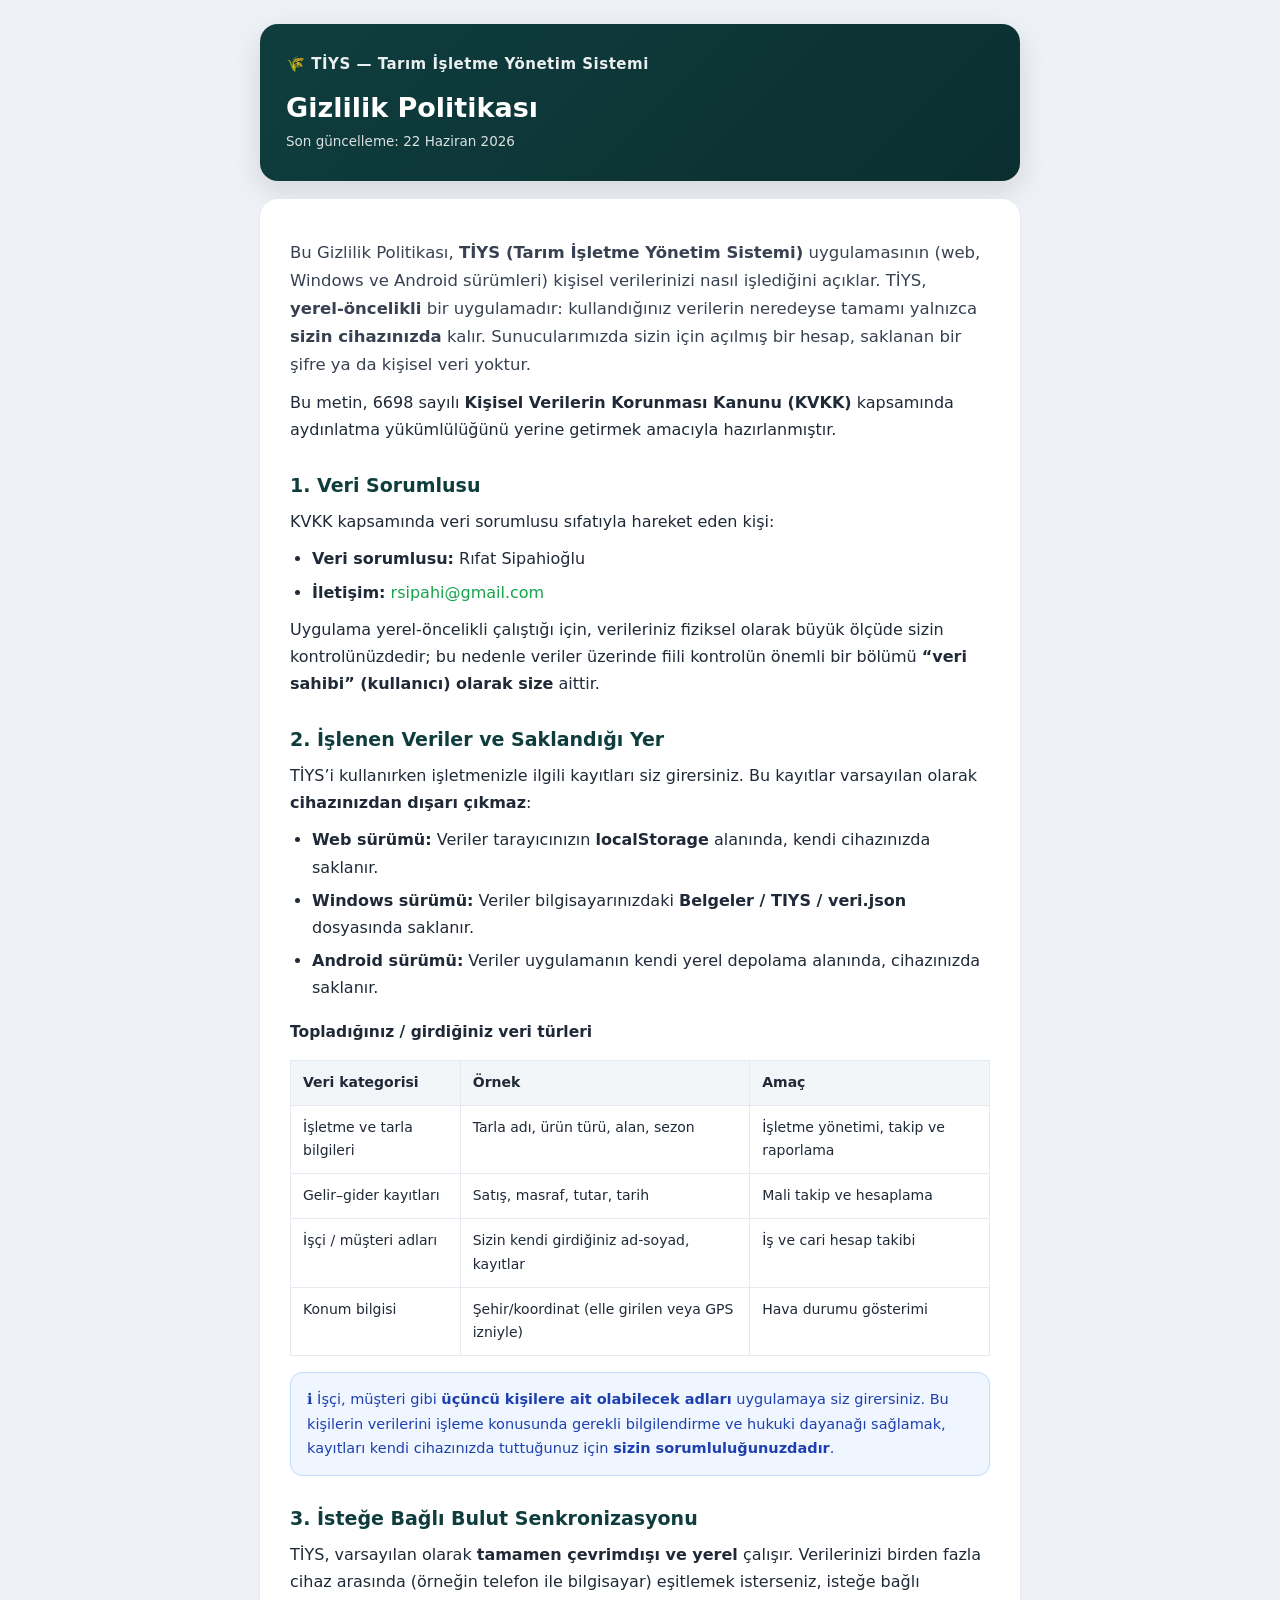
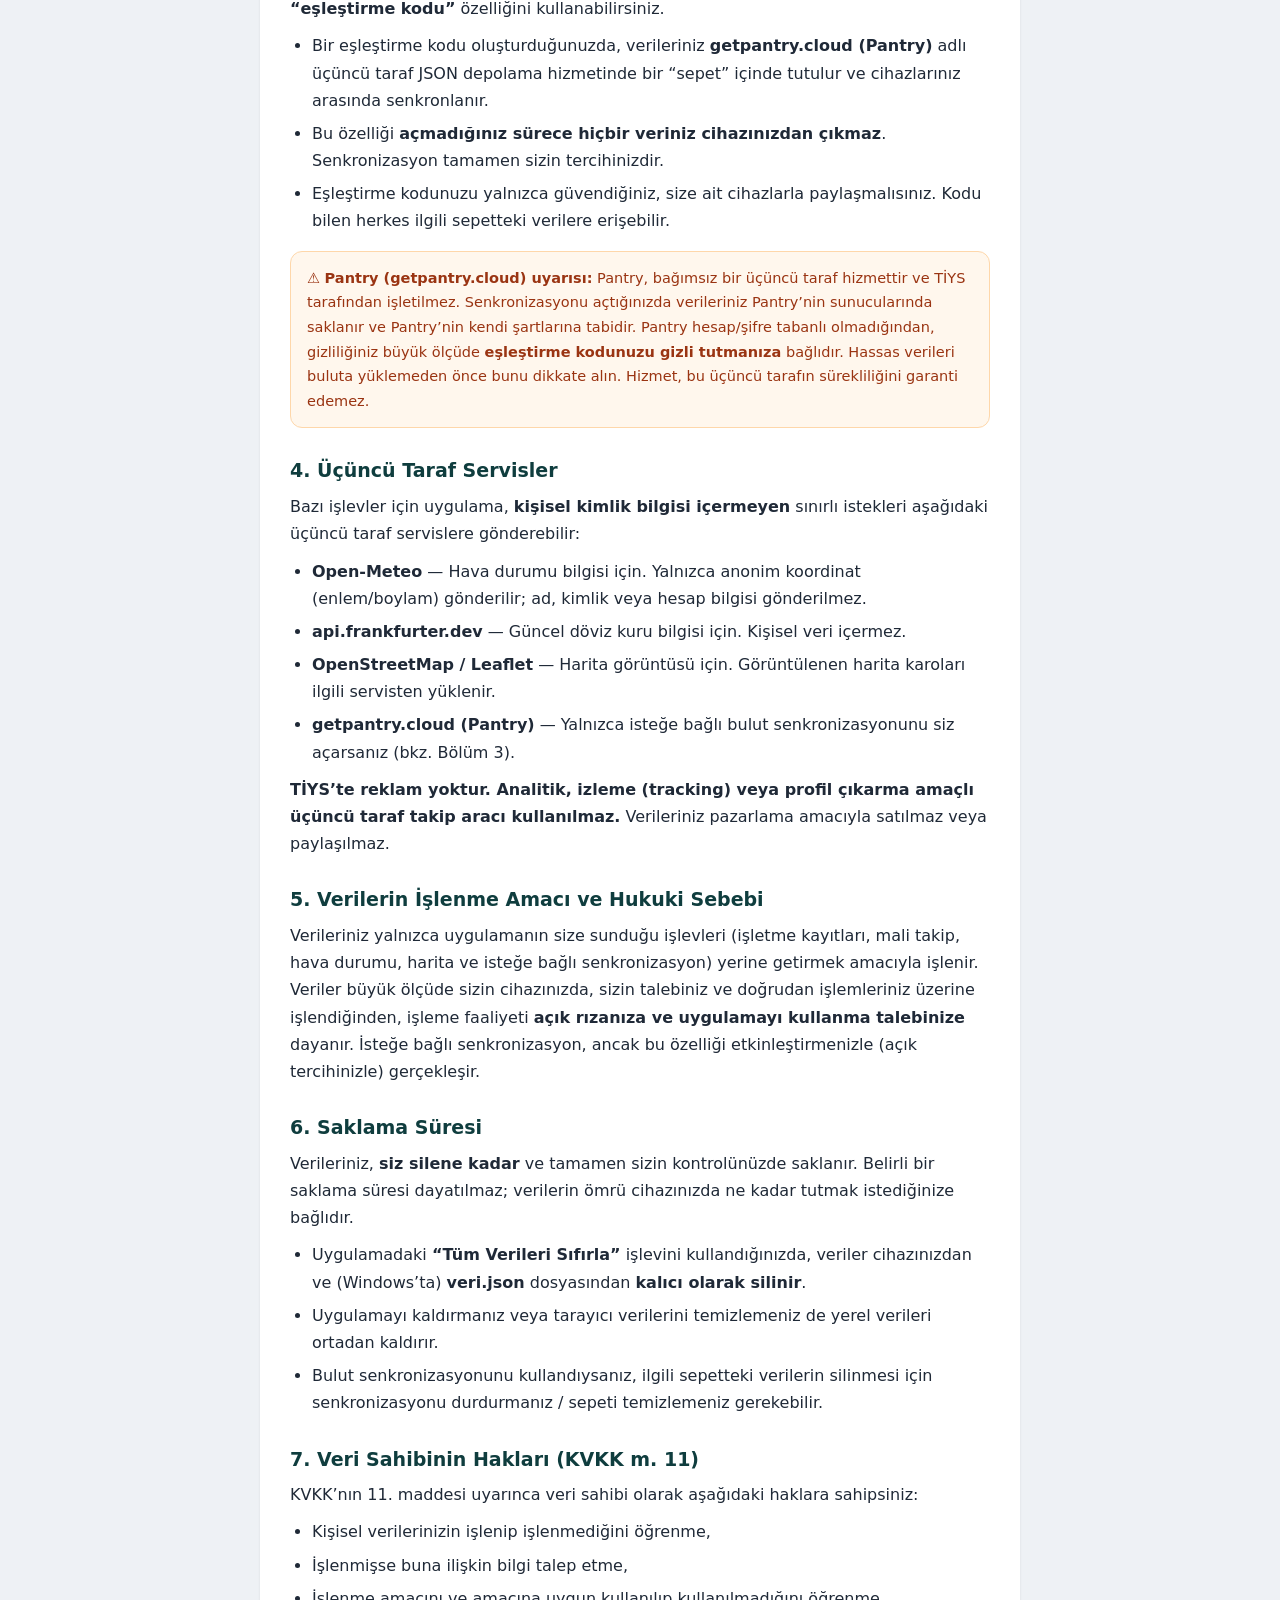
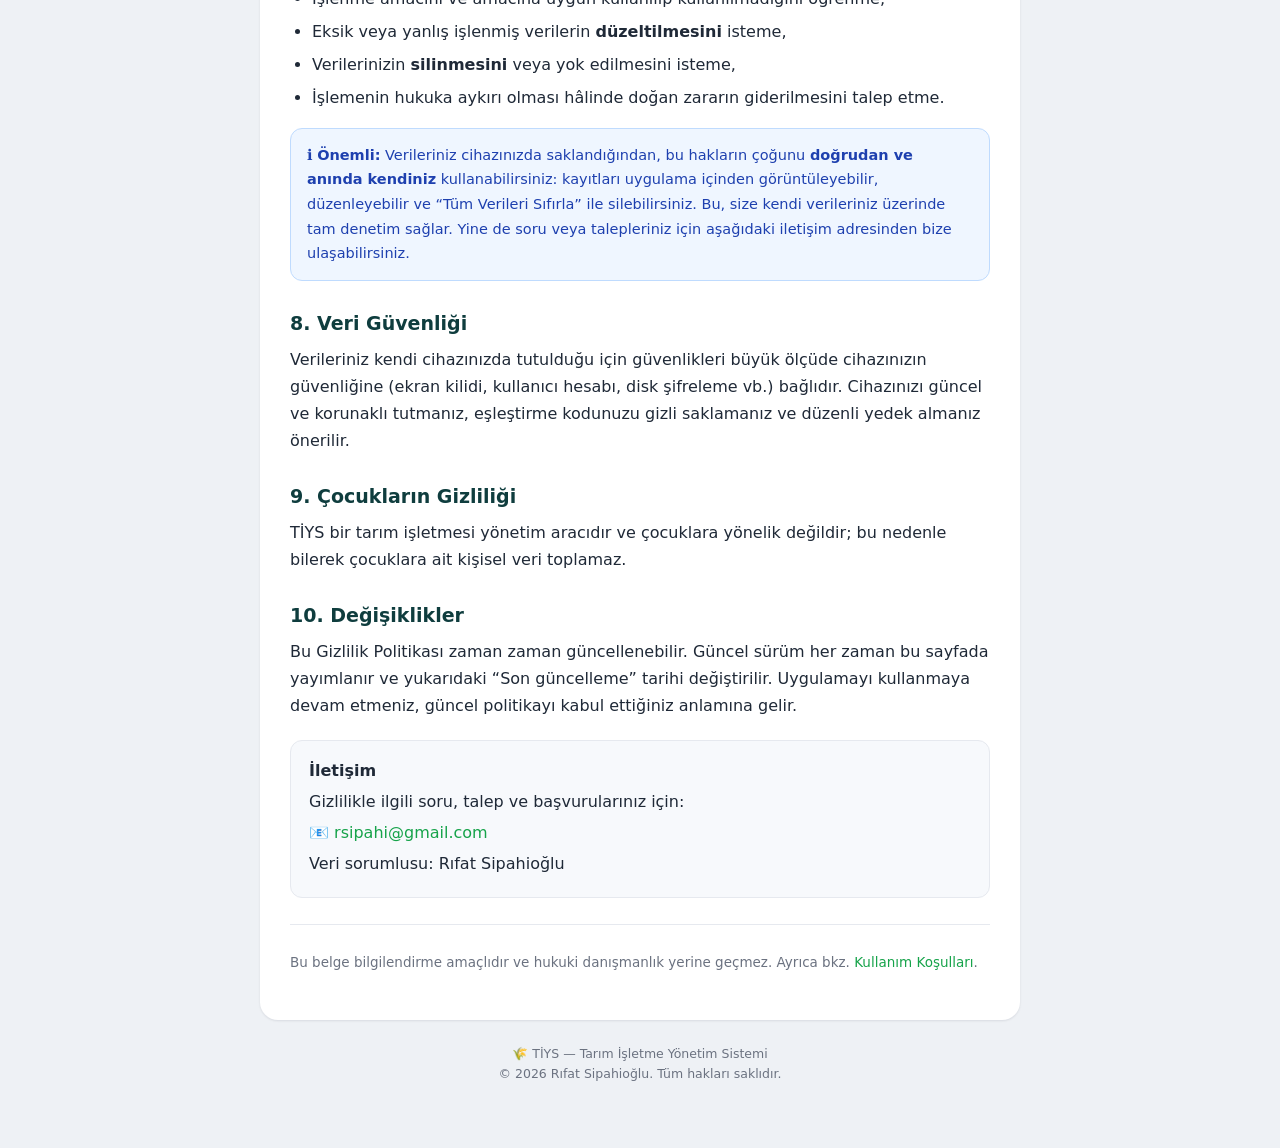
<file: gizlilik.html>
<!DOCTYPE html>
<html lang="tr">
<head>
<meta charset="UTF-8">
<meta name="viewport" content="width=device-width, initial-scale=1.0">
<title>Gizlilik Politikası — TİYS</title>
<style>
  :root{
    --ink:#1f2937; --muted:#6b7280; --line:#e6e9ef; --bg:#eef1f5;
    --green:#0f3d3e; --green-2:#16a34a; --panel:#ffffff;
    --note-bg:#fff7ed; --note-line:#fed7aa; --note-ink:#9a3412;
    --info-bg:#eff6ff; --info-line:#bfdbfe; --info-ink:#1e40af;
  }
  *{box-sizing:border-box}
  html,body{margin:0}
  body{
    font-family:-apple-system,"Segoe UI",Roboto,Inter,system-ui,sans-serif;
    background:var(--bg); color:var(--ink); line-height:1.7; font-size:16px;
    -webkit-font-smoothing:antialiased; padding:24px 16px 64px;
  }
  .wrap{max-width:760px; margin:0 auto}
  header{
    background:linear-gradient(135deg,var(--green),#0b2f30);
    color:#fff; border-radius:18px; padding:28px 26px; box-shadow:0 10px 30px rgba(16,24,40,.12);
  }
  header .brand{display:flex; align-items:center; gap:12px; font-size:15px; opacity:.92; font-weight:600; letter-spacing:.5px}
  header h1{margin:14px 0 6px; font-size:27px; line-height:1.2}
  header .sub{font-size:13.5px; opacity:.85}
  main{
    background:var(--panel); border-radius:18px; margin-top:18px;
    padding:30px 30px 36px; box-shadow:0 1px 3px rgba(16,24,40,.06),0 1px 2px rgba(16,24,40,.04);
  }
  h2{font-size:19px; margin:30px 0 10px; color:var(--green); line-height:1.3}
  h2:first-child{margin-top:4px}
  h3{font-size:15.5px; margin:18px 0 6px}
  p{margin:10px 0}
  ul,ol{margin:10px 0; padding-left:22px}
  li{margin:6px 0}
  a{color:var(--green-2); text-decoration:none}
  a:hover{text-decoration:underline}
  strong{font-weight:700}
  .lead{font-size:16.5px; color:#374151}
  .note{
    background:var(--note-bg); border:1px solid var(--note-line); color:var(--note-ink);
    border-radius:12px; padding:14px 16px; margin:16px 0; font-size:14.5px;
  }
  .note strong{color:var(--note-ink)}
  .info{
    background:var(--info-bg); border:1px solid var(--info-line); color:var(--info-ink);
    border-radius:12px; padding:14px 16px; margin:16px 0; font-size:14.5px;
  }
  table{width:100%; border-collapse:collapse; margin:14px 0; font-size:14px}
  th,td{border:1px solid var(--line); padding:10px 12px; text-align:left; vertical-align:top}
  th{background:#f3f6f9; font-weight:700}
  .contact{
    background:#f7f9fc; border:1px solid var(--line); border-radius:12px;
    padding:16px 18px; margin-top:20px;
  }
  .contact div{margin:4px 0}
  footer{text-align:center; color:var(--muted); font-size:12.5px; margin-top:24px; line-height:1.6}
  hr{border:0; border-top:1px solid var(--line); margin:26px 0}
  @media(max-width:560px){
    body{padding:16px 10px 48px}
    header,main{padding-left:20px; padding-right:20px}
    header h1{font-size:23px}
  }
</style>
</head>
<body>
<div class="wrap">
  <header>
    <div class="brand">🌾 TİYS — Tarım İşletme Yönetim Sistemi</div>
    <h1>Gizlilik Politikası</h1>
    <div class="sub">Son güncelleme: 22 Haziran 2026</div>
  </header>

  <main>
    <p class="lead">
      Bu Gizlilik Politikası, <strong>TİYS (Tarım İşletme Yönetim Sistemi)</strong> uygulamasının
      (web, Windows ve Android sürümleri) kişisel verilerinizi nasıl işlediğini açıklar.
      TİYS, <strong>yerel-öncelikli</strong> bir uygulamadır: kullandığınız verilerin neredeyse tamamı
      yalnızca <strong>sizin cihazınızda</strong> kalır. Sunucularımızda sizin için açılmış bir hesap,
      saklanan bir şifre ya da kişisel veri yoktur.
    </p>
    <p>
      Bu metin, 6698 sayılı <strong>Kişisel Verilerin Korunması Kanunu (KVKK)</strong> kapsamında
      aydınlatma yükümlülüğünü yerine getirmek amacıyla hazırlanmıştır.
    </p>

    <h2>1. Veri Sorumlusu</h2>
    <p>
      KVKK kapsamında veri sorumlusu sıfatıyla hareket eden kişi:
    </p>
    <ul>
      <li><strong>Veri sorumlusu:</strong> Rıfat Sipahioğlu</li>
      <li><strong>İletişim:</strong> <a href="mailto:rsipahi@gmail.com">rsipahi@gmail.com</a></li>
    </ul>
    <p>
      Uygulama yerel-öncelikli çalıştığı için, verileriniz fiziksel olarak büyük ölçüde sizin
      kontrolünüzdedir; bu nedenle veriler üzerinde fiili kontrolün önemli bir bölümü
      <strong>“veri sahibi” (kullanıcı) olarak size</strong> aittir.
    </p>

    <h2>2. İşlenen Veriler ve Saklandığı Yer</h2>
    <p>
      TİYS’i kullanırken işletmenizle ilgili kayıtları siz girersiniz. Bu kayıtlar varsayılan olarak
      <strong>cihazınızdan dışarı çıkmaz</strong>:
    </p>
    <ul>
      <li><strong>Web sürümü:</strong> Veriler tarayıcınızın <strong>localStorage</strong> alanında, kendi cihazınızda saklanır.</li>
      <li><strong>Windows sürümü:</strong> Veriler bilgisayarınızdaki <strong>Belgeler / TIYS / veri.json</strong> dosyasında saklanır.</li>
      <li><strong>Android sürümü:</strong> Veriler uygulamanın kendi yerel depolama alanında, cihazınızda saklanır.</li>
    </ul>

    <h3>Topladığınız / girdiğiniz veri türleri</h3>
    <table>
      <tr><th>Veri kategorisi</th><th>Örnek</th><th>Amaç</th></tr>
      <tr><td>İşletme ve tarla bilgileri</td><td>Tarla adı, ürün türü, alan, sezon</td><td>İşletme yönetimi, takip ve raporlama</td></tr>
      <tr><td>Gelir–gider kayıtları</td><td>Satış, masraf, tutar, tarih</td><td>Mali takip ve hesaplama</td></tr>
      <tr><td>İşçi / müşteri adları</td><td>Sizin kendi girdiğiniz ad-soyad, kayıtlar</td><td>İş ve cari hesap takibi</td></tr>
      <tr><td>Konum bilgisi</td><td>Şehir/koordinat (elle girilen veya GPS izniyle)</td><td>Hava durumu gösterimi</td></tr>
    </table>
    <div class="info">
      ℹ️ İşçi, müşteri gibi <strong>üçüncü kişilere ait olabilecek adları</strong> uygulamaya siz
      girersiniz. Bu kişilerin verilerini işleme konusunda gerekli bilgilendirme ve hukuki dayanağı
      sağlamak, kayıtları kendi cihazınızda tuttuğunuz için <strong>sizin sorumluluğunuzdadır</strong>.
    </div>

    <h2>3. İsteğe Bağlı Bulut Senkronizasyonu</h2>
    <p>
      TİYS, varsayılan olarak <strong>tamamen çevrimdışı ve yerel</strong> çalışır. Verilerinizi
      birden fazla cihaz arasında (örneğin telefon ile bilgisayar) eşitlemek isterseniz, isteğe bağlı
      <strong>“eşleştirme kodu”</strong> özelliğini kullanabilirsiniz.
    </p>
    <ul>
      <li>Bir eşleştirme kodu oluşturduğunuzda, verileriniz <strong>getpantry.cloud (Pantry)</strong> adlı üçüncü taraf JSON depolama hizmetinde bir “sepet” içinde tutulur ve cihazlarınız arasında senkronlanır.</li>
      <li>Bu özelliği <strong>açmadığınız sürece hiçbir veriniz cihazınızdan çıkmaz</strong>. Senkronizasyon tamamen sizin tercihinizdir.</li>
      <li>Eşleştirme kodunuzu yalnızca güvendiğiniz, size ait cihazlarla paylaşmalısınız. Kodu bilen herkes ilgili sepetteki verilere erişebilir.</li>
    </ul>
    <div class="note">
      ⚠️ <strong>Pantry (getpantry.cloud) uyarısı:</strong> Pantry, bağımsız bir üçüncü taraf
      hizmettir ve TİYS tarafından işletilmez. Senkronizasyonu açtığınızda verileriniz Pantry’nin
      sunucularında saklanır ve Pantry’nin kendi şartlarına tabidir. Pantry hesap/şifre tabanlı
      olmadığından, gizliliğiniz büyük ölçüde <strong>eşleştirme kodunuzu gizli tutmanıza</strong>
      bağlıdır. Hassas verileri buluta yüklemeden önce bunu dikkate alın. Hizmet, bu üçüncü tarafın
      sürekliliğini garanti edemez.
    </div>

    <h2>4. Üçüncü Taraf Servisler</h2>
    <p>
      Bazı işlevler için uygulama, <strong>kişisel kimlik bilgisi içermeyen</strong> sınırlı istekleri
      aşağıdaki üçüncü taraf servislere gönderebilir:
    </p>
    <ul>
      <li><strong>Open-Meteo</strong> — Hava durumu bilgisi için. Yalnızca anonim koordinat (enlem/boylam) gönderilir; ad, kimlik veya hesap bilgisi gönderilmez.</li>
      <li><strong>api.frankfurter.dev</strong> — Güncel döviz kuru bilgisi için. Kişisel veri içermez.</li>
      <li><strong>OpenStreetMap / Leaflet</strong> — Harita görüntüsü için. Görüntülenen harita karoları ilgili servisten yüklenir.</li>
      <li><strong>getpantry.cloud (Pantry)</strong> — Yalnızca isteğe bağlı bulut senkronizasyonunu siz açarsanız (bkz. Bölüm 3).</li>
    </ul>
    <p>
      <strong>TİYS’te reklam yoktur. Analitik, izleme (tracking) veya profil çıkarma amaçlı üçüncü
      taraf takip aracı kullanılmaz.</strong> Verileriniz pazarlama amacıyla satılmaz veya
      paylaşılmaz.
    </p>

    <h2>5. Verilerin İşlenme Amacı ve Hukuki Sebebi</h2>
    <p>
      Verileriniz yalnızca uygulamanın size sunduğu işlevleri (işletme kayıtları, mali takip,
      hava durumu, harita ve isteğe bağlı senkronizasyon) yerine getirmek amacıyla işlenir.
      Veriler büyük ölçüde sizin cihazınızda, sizin talebiniz ve doğrudan işlemleriniz üzerine
      işlendiğinden, işleme faaliyeti <strong>açık rızanıza ve uygulamayı kullanma talebinize</strong>
      dayanır. İsteğe bağlı senkronizasyon, ancak bu özelliği etkinleştirmenizle (açık tercihinizle)
      gerçekleşir.
    </p>

    <h2>6. Saklama Süresi</h2>
    <p>
      Verileriniz, <strong>siz silene kadar</strong> ve tamamen sizin kontrolünüzde saklanır. Belirli
      bir saklama süresi dayatılmaz; verilerin ömrü cihazınızda ne kadar tutmak istediğinize bağlıdır.
    </p>
    <ul>
      <li>Uygulamadaki <strong>“Tüm Verileri Sıfırla”</strong> işlevini kullandığınızda, veriler cihazınızdan ve (Windows’ta) <strong>veri.json</strong> dosyasından <strong>kalıcı olarak silinir</strong>.</li>
      <li>Uygulamayı kaldırmanız veya tarayıcı verilerini temizlemeniz de yerel verileri ortadan kaldırır.</li>
      <li>Bulut senkronizasyonunu kullandıysanız, ilgili sepetteki verilerin silinmesi için senkronizasyonu durdurmanız / sepeti temizlemeniz gerekebilir.</li>
    </ul>

    <h2>7. Veri Sahibinin Hakları (KVKK m. 11)</h2>
    <p>
      KVKK’nın 11. maddesi uyarınca veri sahibi olarak aşağıdaki haklara sahipsiniz:
    </p>
    <ul>
      <li>Kişisel verilerinizin işlenip işlenmediğini öğrenme,</li>
      <li>İşlenmişse buna ilişkin bilgi talep etme,</li>
      <li>İşlenme amacını ve amacına uygun kullanılıp kullanılmadığını öğrenme,</li>
      <li>Eksik veya yanlış işlenmiş verilerin <strong>düzeltilmesini</strong> isteme,</li>
      <li>Verilerinizin <strong>silinmesini</strong> veya yok edilmesini isteme,</li>
      <li>İşlemenin hukuka aykırı olması hâlinde doğan zararın giderilmesini talep etme.</li>
    </ul>
    <div class="info">
      ℹ️ <strong>Önemli:</strong> Verileriniz cihazınızda saklandığından, bu hakların çoğunu
      <strong>doğrudan ve anında kendiniz</strong> kullanabilirsiniz: kayıtları uygulama içinden
      görüntüleyebilir, düzenleyebilir ve “Tüm Verileri Sıfırla” ile silebilirsiniz. Bu, size kendi
      verileriniz üzerinde tam denetim sağlar. Yine de soru veya talepleriniz için aşağıdaki iletişim
      adresinden bize ulaşabilirsiniz.
    </div>

    <h2>8. Veri Güvenliği</h2>
    <p>
      Verileriniz kendi cihazınızda tutulduğu için güvenlikleri büyük ölçüde cihazınızın güvenliğine
      (ekran kilidi, kullanıcı hesabı, disk şifreleme vb.) bağlıdır. Cihazınızı güncel ve korunaklı
      tutmanız, eşleştirme kodunuzu gizli saklamanız ve düzenli yedek almanız önerilir.
    </p>

    <h2>9. Çocukların Gizliliği</h2>
    <p>
      TİYS bir tarım işletmesi yönetim aracıdır ve çocuklara yönelik değildir; bu nedenle bilerek
      çocuklara ait kişisel veri toplamaz.
    </p>

    <h2>10. Değişiklikler</h2>
    <p>
      Bu Gizlilik Politikası zaman zaman güncellenebilir. Güncel sürüm her zaman bu sayfada
      yayımlanır ve yukarıdaki “Son güncelleme” tarihi değiştirilir. Uygulamayı kullanmaya devam
      etmeniz, güncel politikayı kabul ettiğiniz anlamına gelir.
    </p>

    <div class="contact">
      <strong>İletişim</strong>
      <div>Gizlilikle ilgili soru, talep ve başvurularınız için:</div>
      <div>📧 <a href="mailto:rsipahi@gmail.com">rsipahi@gmail.com</a></div>
      <div>Veri sorumlusu: Rıfat Sipahioğlu</div>
    </div>

    <hr>
    <p style="font-size:13.5px;color:var(--muted)">
      Bu belge bilgilendirme amaçlıdır ve hukuki danışmanlık yerine geçmez.
      Ayrıca bkz. <a href="kosullar.html">Kullanım Koşulları</a>.
    </p>
  </main>

  <footer>
    🌾 TİYS — Tarım İşletme Yönetim Sistemi<br>
    © 2026 Rıfat Sipahioğlu. Tüm hakları saklıdır.
  </footer>
</div>
</body>
</html>
</file>
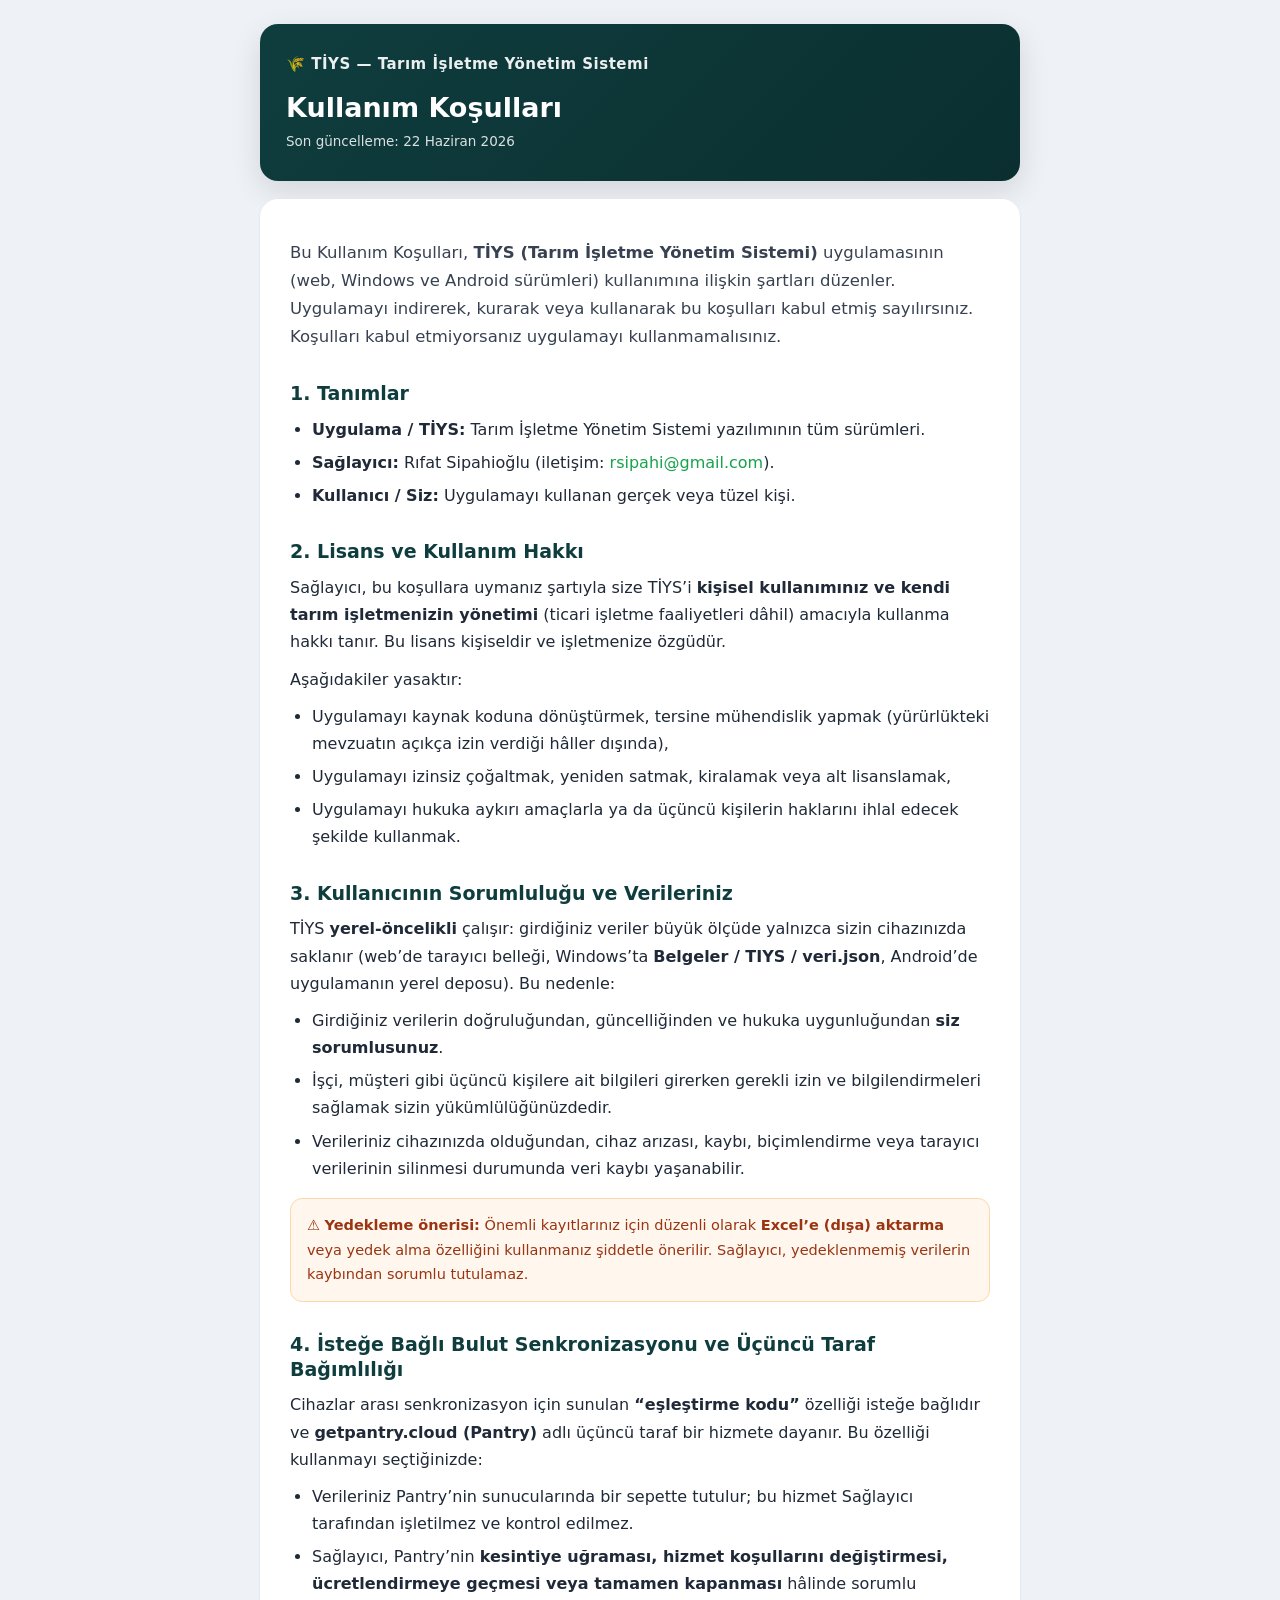
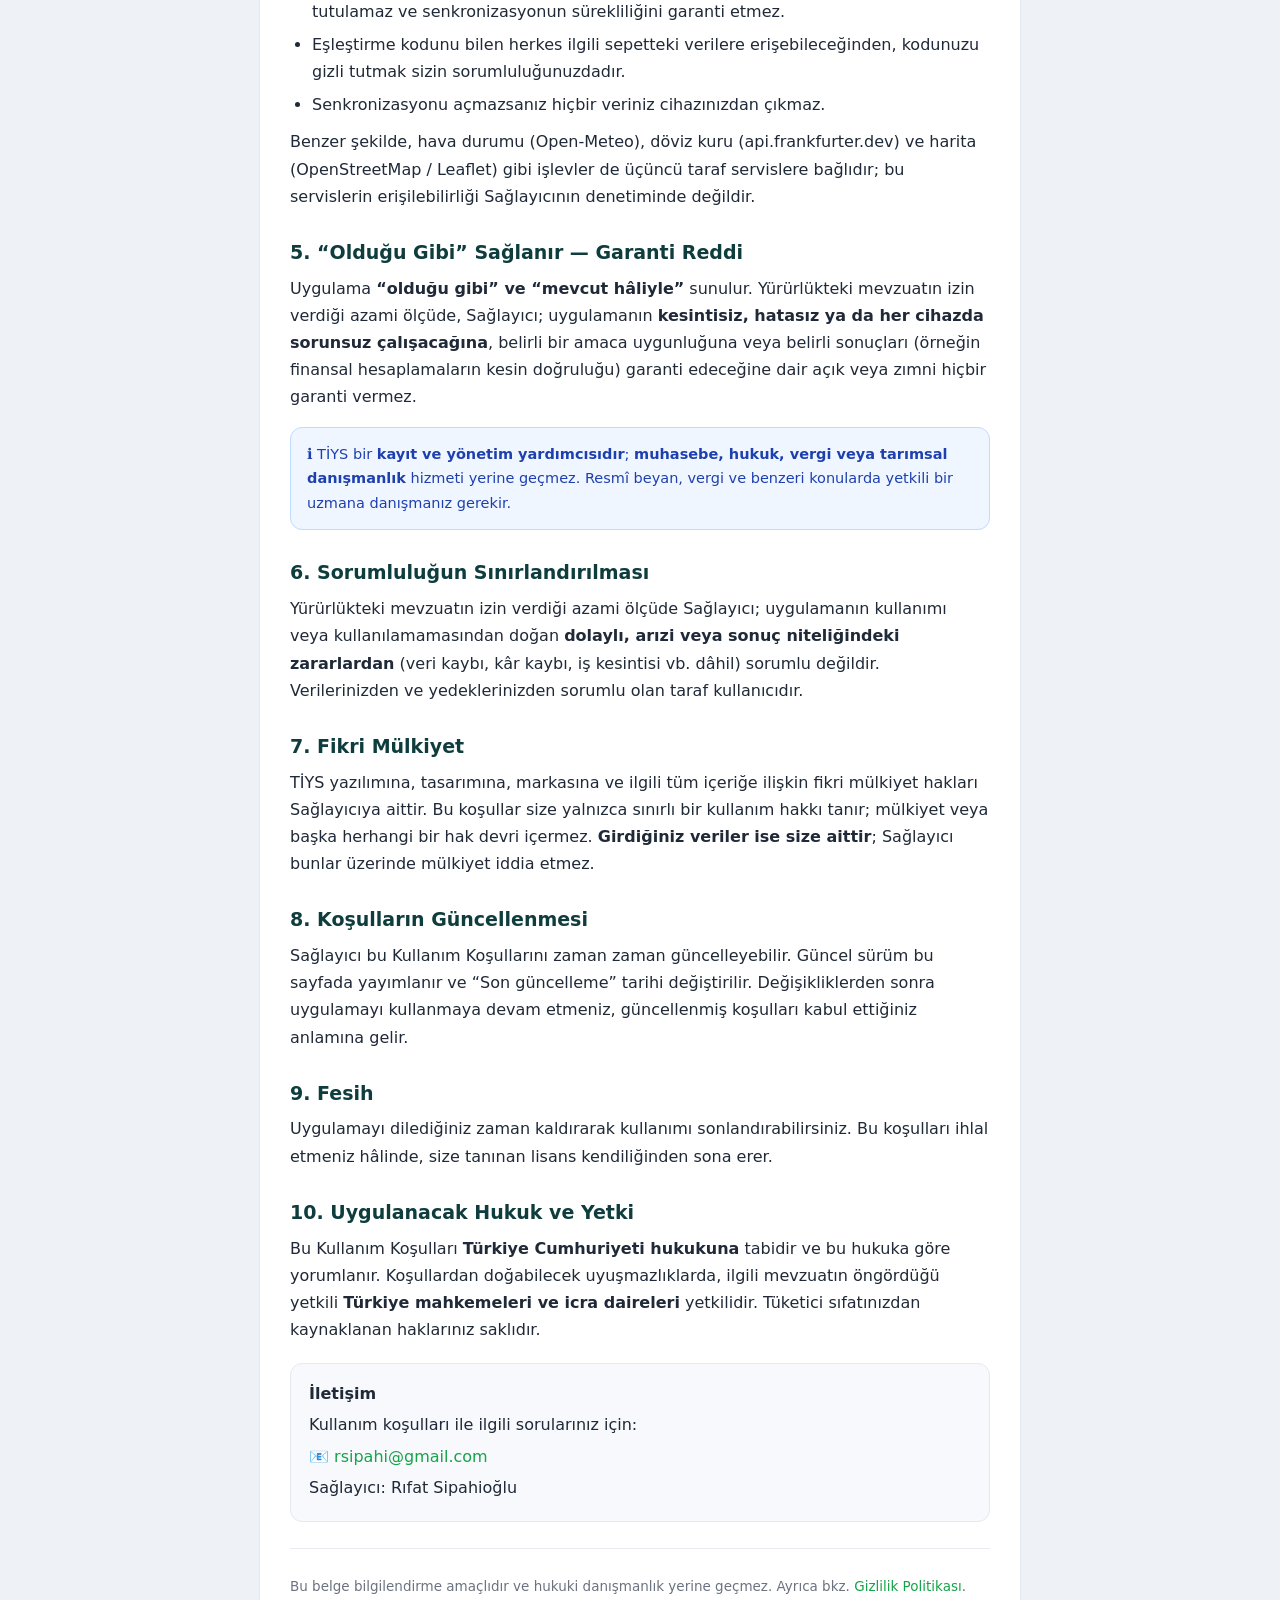
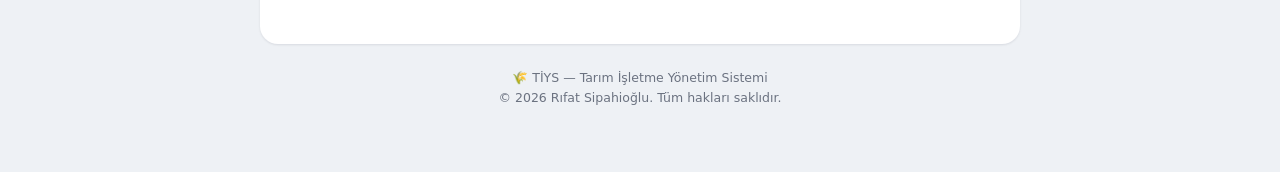
<file: kosullar.html>
<!DOCTYPE html>
<html lang="tr">
<head>
<meta charset="UTF-8">
<meta name="viewport" content="width=device-width, initial-scale=1.0">
<title>Kullanım Koşulları — TİYS</title>
<style>
  :root{
    --ink:#1f2937; --muted:#6b7280; --line:#e6e9ef; --bg:#eef1f5;
    --green:#0f3d3e; --green-2:#16a34a; --panel:#ffffff;
    --note-bg:#fff7ed; --note-line:#fed7aa; --note-ink:#9a3412;
    --info-bg:#eff6ff; --info-line:#bfdbfe; --info-ink:#1e40af;
  }
  *{box-sizing:border-box}
  html,body{margin:0}
  body{
    font-family:-apple-system,"Segoe UI",Roboto,Inter,system-ui,sans-serif;
    background:var(--bg); color:var(--ink); line-height:1.7; font-size:16px;
    -webkit-font-smoothing:antialiased; padding:24px 16px 64px;
  }
  .wrap{max-width:760px; margin:0 auto}
  header{
    background:linear-gradient(135deg,var(--green),#0b2f30);
    color:#fff; border-radius:18px; padding:28px 26px; box-shadow:0 10px 30px rgba(16,24,40,.12);
  }
  header .brand{display:flex; align-items:center; gap:12px; font-size:15px; opacity:.92; font-weight:600; letter-spacing:.5px}
  header h1{margin:14px 0 6px; font-size:27px; line-height:1.2}
  header .sub{font-size:13.5px; opacity:.85}
  main{
    background:var(--panel); border-radius:18px; margin-top:18px;
    padding:30px 30px 36px; box-shadow:0 1px 3px rgba(16,24,40,.06),0 1px 2px rgba(16,24,40,.04);
  }
  h2{font-size:19px; margin:30px 0 10px; color:var(--green); line-height:1.3}
  h2:first-child{margin-top:4px}
  h3{font-size:15.5px; margin:18px 0 6px}
  p{margin:10px 0}
  ul,ol{margin:10px 0; padding-left:22px}
  li{margin:6px 0}
  a{color:var(--green-2); text-decoration:none}
  a:hover{text-decoration:underline}
  strong{font-weight:700}
  .lead{font-size:16.5px; color:#374151}
  .note{
    background:var(--note-bg); border:1px solid var(--note-line); color:var(--note-ink);
    border-radius:12px; padding:14px 16px; margin:16px 0; font-size:14.5px;
  }
  .note strong{color:var(--note-ink)}
  .info{
    background:var(--info-bg); border:1px solid var(--info-line); color:var(--info-ink);
    border-radius:12px; padding:14px 16px; margin:16px 0; font-size:14.5px;
  }
  .contact{
    background:#f7f9fc; border:1px solid var(--line); border-radius:12px;
    padding:16px 18px; margin-top:20px;
  }
  .contact div{margin:4px 0}
  footer{text-align:center; color:var(--muted); font-size:12.5px; margin-top:24px; line-height:1.6}
  hr{border:0; border-top:1px solid var(--line); margin:26px 0}
  @media(max-width:560px){
    body{padding:16px 10px 48px}
    header,main{padding-left:20px; padding-right:20px}
    header h1{font-size:23px}
  }
</style>
</head>
<body>
<div class="wrap">
  <header>
    <div class="brand">🌾 TİYS — Tarım İşletme Yönetim Sistemi</div>
    <h1>Kullanım Koşulları</h1>
    <div class="sub">Son güncelleme: 22 Haziran 2026</div>
  </header>

  <main>
    <p class="lead">
      Bu Kullanım Koşulları, <strong>TİYS (Tarım İşletme Yönetim Sistemi)</strong> uygulamasının
      (web, Windows ve Android sürümleri) kullanımına ilişkin şartları düzenler. Uygulamayı
      indirerek, kurarak veya kullanarak bu koşulları kabul etmiş sayılırsınız. Koşulları kabul
      etmiyorsanız uygulamayı kullanmamalısınız.
    </p>

    <h2>1. Tanımlar</h2>
    <ul>
      <li><strong>Uygulama / TİYS:</strong> Tarım İşletme Yönetim Sistemi yazılımının tüm sürümleri.</li>
      <li><strong>Sağlayıcı:</strong> Rıfat Sipahioğlu (iletişim: <a href="mailto:rsipahi@gmail.com">rsipahi@gmail.com</a>).</li>
      <li><strong>Kullanıcı / Siz:</strong> Uygulamayı kullanan gerçek veya tüzel kişi.</li>
    </ul>

    <h2>2. Lisans ve Kullanım Hakkı</h2>
    <p>
      Sağlayıcı, bu koşullara uymanız şartıyla size TİYS’i <strong>kişisel kullanımınız ve kendi
      tarım işletmenizin yönetimi</strong> (ticari işletme faaliyetleri dâhil) amacıyla kullanma
      hakkı tanır. Bu lisans kişiseldir ve işletmenize özgüdür.
    </p>
    <p>Aşağıdakiler yasaktır:</p>
    <ul>
      <li>Uygulamayı kaynak koduna dönüştürmek, tersine mühendislik yapmak (yürürlükteki mevzuatın açıkça izin verdiği hâller dışında),</li>
      <li>Uygulamayı izinsiz çoğaltmak, yeniden satmak, kiralamak veya alt lisanslamak,</li>
      <li>Uygulamayı hukuka aykırı amaçlarla ya da üçüncü kişilerin haklarını ihlal edecek şekilde kullanmak.</li>
    </ul>

    <h2>3. Kullanıcının Sorumluluğu ve Verileriniz</h2>
    <p>
      TİYS <strong>yerel-öncelikli</strong> çalışır: girdiğiniz veriler büyük ölçüde yalnızca sizin
      cihazınızda saklanır (web’de tarayıcı belleği, Windows’ta <strong>Belgeler / TIYS / veri.json</strong>,
      Android’de uygulamanın yerel deposu). Bu nedenle:
    </p>
    <ul>
      <li>Girdiğiniz verilerin doğruluğundan, güncelliğinden ve hukuka uygunluğundan <strong>siz sorumlusunuz</strong>.</li>
      <li>İşçi, müşteri gibi üçüncü kişilere ait bilgileri girerken gerekli izin ve bilgilendirmeleri sağlamak sizin yükümlülüğünüzdedir.</li>
      <li>Verileriniz cihazınızda olduğundan, cihaz arızası, kaybı, biçimlendirme veya tarayıcı verilerinin silinmesi durumunda veri kaybı yaşanabilir.</li>
    </ul>
    <div class="note">
      ⚠️ <strong>Yedekleme önerisi:</strong> Önemli kayıtlarınız için düzenli olarak
      <strong>Excel’e (dışa) aktarma</strong> veya yedek alma özelliğini kullanmanız şiddetle önerilir.
      Sağlayıcı, yedeklenmemiş verilerin kaybından sorumlu tutulamaz.
    </div>

    <h2>4. İsteğe Bağlı Bulut Senkronizasyonu ve Üçüncü Taraf Bağımlılığı</h2>
    <p>
      Cihazlar arası senkronizasyon için sunulan <strong>“eşleştirme kodu”</strong> özelliği
      isteğe bağlıdır ve <strong>getpantry.cloud (Pantry)</strong> adlı üçüncü taraf bir hizmete
      dayanır. Bu özelliği kullanmayı seçtiğinizde:
    </p>
    <ul>
      <li>Verileriniz Pantry’nin sunucularında bir sepette tutulur; bu hizmet Sağlayıcı tarafından işletilmez ve kontrol edilmez.</li>
      <li>Sağlayıcı, Pantry’nin <strong>kesintiye uğraması, hizmet koşullarını değiştirmesi, ücretlendirmeye geçmesi veya tamamen kapanması</strong> hâlinde sorumlu tutulamaz ve senkronizasyonun sürekliliğini garanti etmez.</li>
      <li>Eşleştirme kodunu bilen herkes ilgili sepetteki verilere erişebileceğinden, kodunuzu gizli tutmak sizin sorumluluğunuzdadır.</li>
      <li>Senkronizasyonu açmazsanız hiçbir veriniz cihazınızdan çıkmaz.</li>
    </ul>
    <p>
      Benzer şekilde, hava durumu (Open-Meteo), döviz kuru (api.frankfurter.dev) ve harita
      (OpenStreetMap / Leaflet) gibi işlevler de üçüncü taraf servislere bağlıdır; bu servislerin
      erişilebilirliği Sağlayıcının denetiminde değildir.
    </p>

    <h2>5. “Olduğu Gibi” Sağlanır — Garanti Reddi</h2>
    <p>
      Uygulama <strong>“olduğu gibi” ve “mevcut hâliyle”</strong> sunulur. Yürürlükteki mevzuatın izin
      verdiği azami ölçüde, Sağlayıcı; uygulamanın <strong>kesintisiz, hatasız ya da her cihazda
      sorunsuz çalışacağına</strong>, belirli bir amaca uygunluğuna veya belirli sonuçları (örneğin
      finansal hesaplamaların kesin doğruluğu) garanti edeceğine dair açık veya zımni hiçbir garanti
      vermez.
    </p>
    <div class="info">
      ℹ️ TİYS bir <strong>kayıt ve yönetim yardımcısıdır</strong>; <strong>muhasebe, hukuk, vergi veya
      tarımsal danışmanlık</strong> hizmeti yerine geçmez. Resmî beyan, vergi ve benzeri konularda
      yetkili bir uzmana danışmanız gerekir.
    </div>

    <h2>6. Sorumluluğun Sınırlandırılması</h2>
    <p>
      Yürürlükteki mevzuatın izin verdiği azami ölçüde Sağlayıcı; uygulamanın kullanımı veya
      kullanılamamasından doğan <strong>dolaylı, arızi veya sonuç niteliğindeki zararlardan</strong>
      (veri kaybı, kâr kaybı, iş kesintisi vb. dâhil) sorumlu değildir. Verilerinizden ve yedeklerinizden
      sorumlu olan taraf kullanıcıdır.
    </p>

    <h2>7. Fikri Mülkiyet</h2>
    <p>
      TİYS yazılımına, tasarımına, markasına ve ilgili tüm içeriğe ilişkin fikri mülkiyet hakları
      Sağlayıcıya aittir. Bu koşullar size yalnızca sınırlı bir kullanım hakkı tanır; mülkiyet veya
      başka herhangi bir hak devri içermez. <strong>Girdiğiniz veriler ise size aittir</strong>;
      Sağlayıcı bunlar üzerinde mülkiyet iddia etmez.
    </p>

    <h2>8. Koşulların Güncellenmesi</h2>
    <p>
      Sağlayıcı bu Kullanım Koşullarını zaman zaman güncelleyebilir. Güncel sürüm bu sayfada
      yayımlanır ve “Son güncelleme” tarihi değiştirilir. Değişikliklerden sonra uygulamayı kullanmaya
      devam etmeniz, güncellenmiş koşulları kabul ettiğiniz anlamına gelir.
    </p>

    <h2>9. Fesih</h2>
    <p>
      Uygulamayı dilediğiniz zaman kaldırarak kullanımı sonlandırabilirsiniz. Bu koşulları ihlal
      etmeniz hâlinde, size tanınan lisans kendiliğinden sona erer.
    </p>

    <h2>10. Uygulanacak Hukuk ve Yetki</h2>
    <p>
      Bu Kullanım Koşulları <strong>Türkiye Cumhuriyeti hukukuna</strong> tabidir ve bu hukuka göre
      yorumlanır. Koşullardan doğabilecek uyuşmazlıklarda, ilgili mevzuatın öngördüğü yetkili
      <strong>Türkiye mahkemeleri ve icra daireleri</strong> yetkilidir. Tüketici sıfatınızdan
      kaynaklanan haklarınız saklıdır.
    </p>

    <div class="contact">
      <strong>İletişim</strong>
      <div>Kullanım koşulları ile ilgili sorularınız için:</div>
      <div>📧 <a href="mailto:rsipahi@gmail.com">rsipahi@gmail.com</a></div>
      <div>Sağlayıcı: Rıfat Sipahioğlu</div>
    </div>

    <hr>
    <p style="font-size:13.5px;color:var(--muted)">
      Bu belge bilgilendirme amaçlıdır ve hukuki danışmanlık yerine geçmez.
      Ayrıca bkz. <a href="gizlilik.html">Gizlilik Politikası</a>.
    </p>
  </main>

  <footer>
    🌾 TİYS — Tarım İşletme Yönetim Sistemi<br>
    © 2026 Rıfat Sipahioğlu. Tüm hakları saklıdır.
  </footer>
</div>
</body>
</html>
</file>
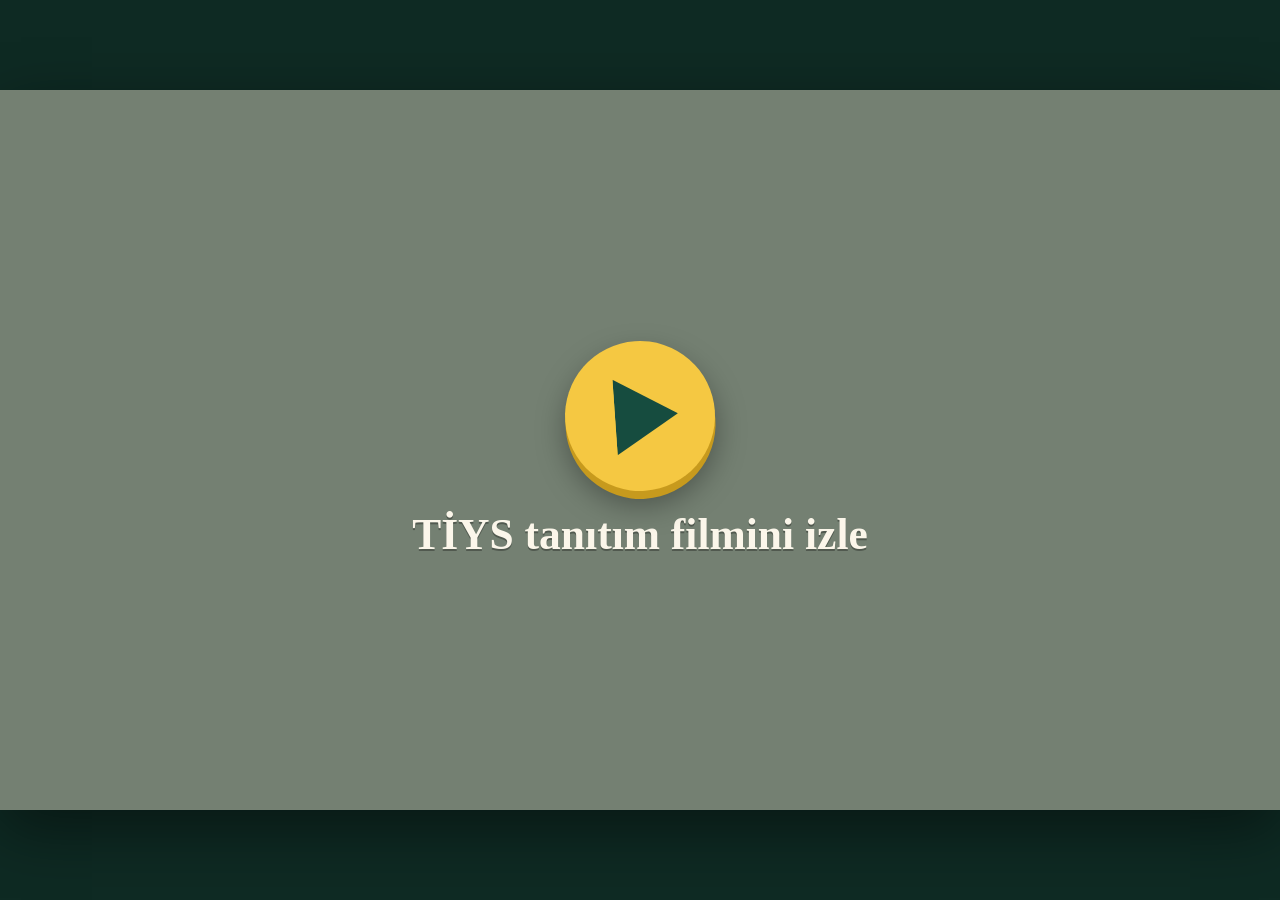
<file: tanitim/src/template.html>
<!DOCTYPE html>
<html lang="tr">
<head>
<meta charset="UTF-8">
<meta name="viewport" content="width=device-width,initial-scale=1">
<title>TİYS Tanıtım Filmi</title>
<style>
/*__FONTS__*/
:root{--bg:#0e2a23;--ink:#fbf6ea;--acc:#f5c842}
html,body{margin:0;height:100%;background:var(--bg);overflow:hidden}
body{display:flex;align-items:center;justify-content:center;font-family:'Caveat',cursive;color:var(--ink)}
#stage{position:relative;width:min(100vw,177.78vh);height:min(56.25vw,100vh);box-shadow:0 20px 60px rgba(0,0,0,.45)}
canvas{width:100%;height:100%;display:block;background:#f3ead3}
#ov{position:absolute;inset:0;display:flex;flex-direction:column;align-items:center;justify-content:center;gap:2vh;background:rgba(14,42,35,.55);cursor:pointer;transition:opacity .4s}
#ov.hide{opacity:0;pointer-events:none}
#play{width:min(16vw,150px);height:min(16vw,150px);border-radius:50%;background:var(--acc);display:flex;align-items:center;justify-content:center;box-shadow:0 8px 0 #c79a1d,0 14px 30px rgba(0,0,0,.35);transform:rotate(-4deg)}
#play svg{width:42%;margin-left:8%}
#msg{font-size:clamp(22px,3.4vw,44px);font-weight:700;text-shadow:0 2px 0 rgba(0,0,0,.3)}
#bar{position:absolute;left:0;bottom:0;height:5px;background:var(--acc);width:0}
</style>
</head>
<body>
<div id="stage">
  <canvas id="c" width="1920" height="1080"></canvas>
  <div id="ov"><div id="play"><svg viewBox="0 0 10 12"><path d="M0 0L10 6L0 12Z" fill="#164c3f"/></svg></div><div id="msg">TİYS tanıtım filmini izle</div></div>
  <div id="bar"></div>
</div>
<script>/*__VO__*/</script>
<script>/*__TIMELINE__*/</script>
<script>/*__AUDIO__*/</script>
<script>/*__ANIM__*/</script>
<script>
(function () {
  "use strict";
  const cv = document.getElementById("c"), cx = cv.getContext("2d"), ov = document.getElementById("ov"), msg = document.getElementById("msg"), bar = document.getElementById("bar");
  const DUR = TL.DUR;
  function b64(s) { const bin = atob(s), u = new Uint8Array(bin.length); for (let i = 0; i < bin.length; i++) u[i] = bin.charCodeAt(i); return u.buffer; }
  async function decodeVO(ac) { const o = {}; for (const k in VO_DATA) o[k] = await ac.decodeAudioData(b64(VO_DATA[k])); return o; }
  function fit() { const r = cv.getBoundingClientRect(), d = Math.min(2, window.devicePixelRatio || 1); const w = Math.round(r.width * d), h = Math.round(r.height * d); if (w && (cv.width !== w)) { cv.width = Math.min(w, 1920); cv.height = Math.round(cv.width * 9 / 16); } }
  // dışa aktarma için kancalar (Playwright)
  window.__tiys = {
    draw: t => TiysAnim.drawFrame(cx, t),
    mixWav: async (opts) => { const oc = new OfflineAudioContext(1, 1, 48000); const vo = await decodeVO(oc); const ab = await TiysAudio.renderMix(vo, opts); const w = TiysAudio.toWav(ab); let s = ""; const u = new Uint8Array(w); for (let i = 0; i < u.length; i += 32768) s += String.fromCharCode.apply(null, u.subarray(i, i + 32768)); return btoa(s); },
    fontsReady: () => document.fonts.ready.then(() => Promise.all(["700 40px Caveat", "40px 'Caveat Brush'", "40px 'Patrick Hand'", "40px 'Alfa Slab One'", "900 40px Rubik"].map(f => document.fonts.load(f, "İşçğüöı₺")))).then(() => true)
  };
  const q = new URLSearchParams(location.search);
  if (q.has("export")) { cv.width = 1920; cv.height = 1080; ov.remove(); return; }
  document.fonts.ready.then(() => { fit(); TiysAnim.drawFrame(cx, q.has("t") ? +q.get("t") : 52); });
  // ses, sayfa açılır açılmaz arka planda hazırlanır (kullanıcı tıklamasını beklemeden)
  const mixReady = window.__tiys.fontsReady().then(async () => { const oc = new OfflineAudioContext(1, 1, 48000); return TiysAudio.renderMix(await decodeVO(oc)); });
  window.addEventListener("resize", () => { fit(); if (!playing) TiysAnim.drawFrame(cx, last); });
  let ac = null, mix = null, src = null, t0 = 0, playing = false, last = 0, offset = 0;
  async function start() {
    if (!ac) { ac = new (window.AudioContext || window.webkitAudioContext)({ sampleRate: 48000 }); }
    if (ac.state === "suspended") await ac.resume();
    if (!mix) { msg.textContent = "hazırlanıyor…"; mix = await mixReady; }
    ov.classList.add("hide");
    src = ac.createBufferSource(); src.buffer = mix; src.connect(ac.destination);
    t0 = ac.currentTime + 0.05 - offset; src.start(t0 + offset, offset); playing = true;
    src.onended = () => { if (playing && ac.currentTime - t0 >= DUR - 0.1) { playing = false; offset = 0; msg.textContent = "Tekrar izle"; ov.classList.remove("hide"); } };
    requestAnimationFrame(loop);
  }
  function pause() { if (!playing) return; playing = false; offset = Math.min(DUR, ac.currentTime - t0); src.onended = null; src.stop(); msg.textContent = "Devam et"; ov.classList.remove("hide"); }
  function loop() { if (!playing) return; last = Math.min(DUR, Math.max(0, ac.currentTime - t0)); TiysAnim.drawFrame(cx, last); bar.style.width = (last / DUR * 100) + "%"; if (last < DUR) requestAnimationFrame(loop); }
  ov.addEventListener("click", start);
  cv.addEventListener("click", pause);
  window.addEventListener("keydown", e => { if (e.code === "Space") { e.preventDefault(); playing ? pause() : start(); } });
})();
</script>
</body>
</html>
</file>
